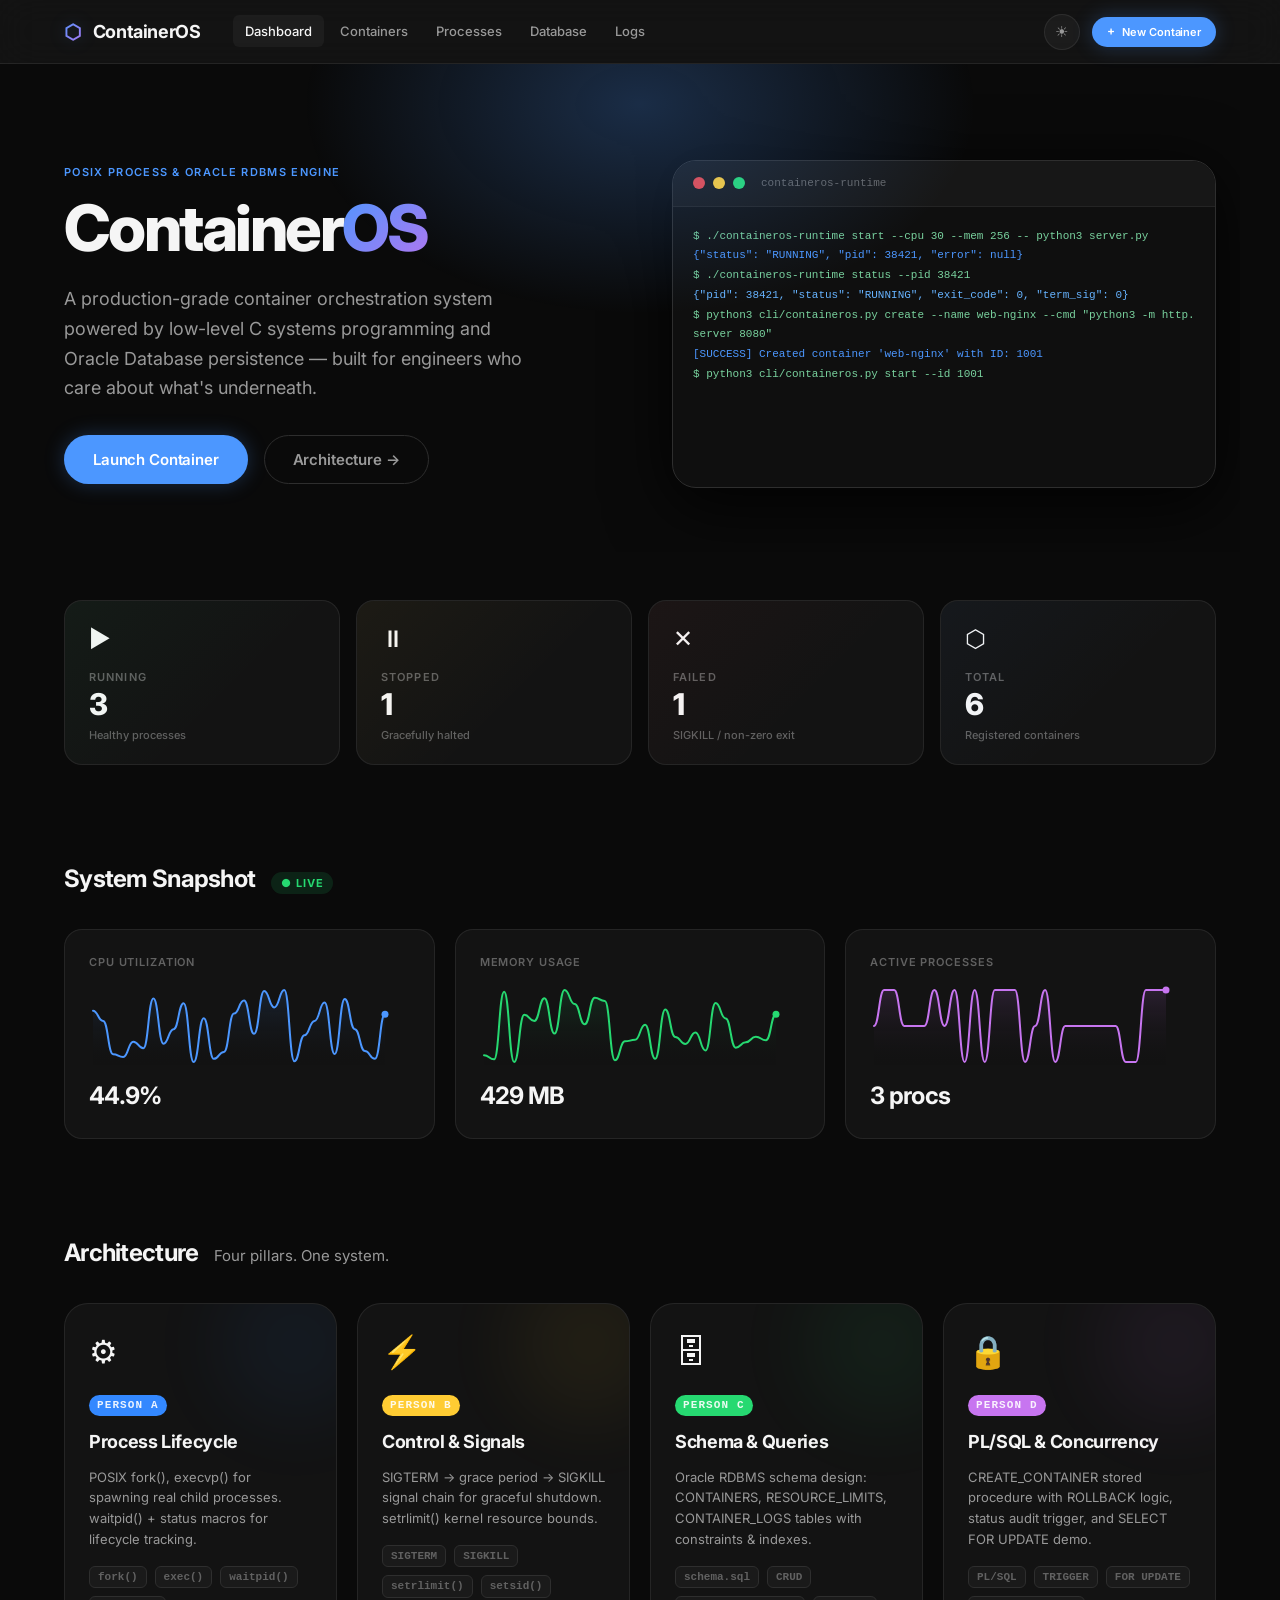
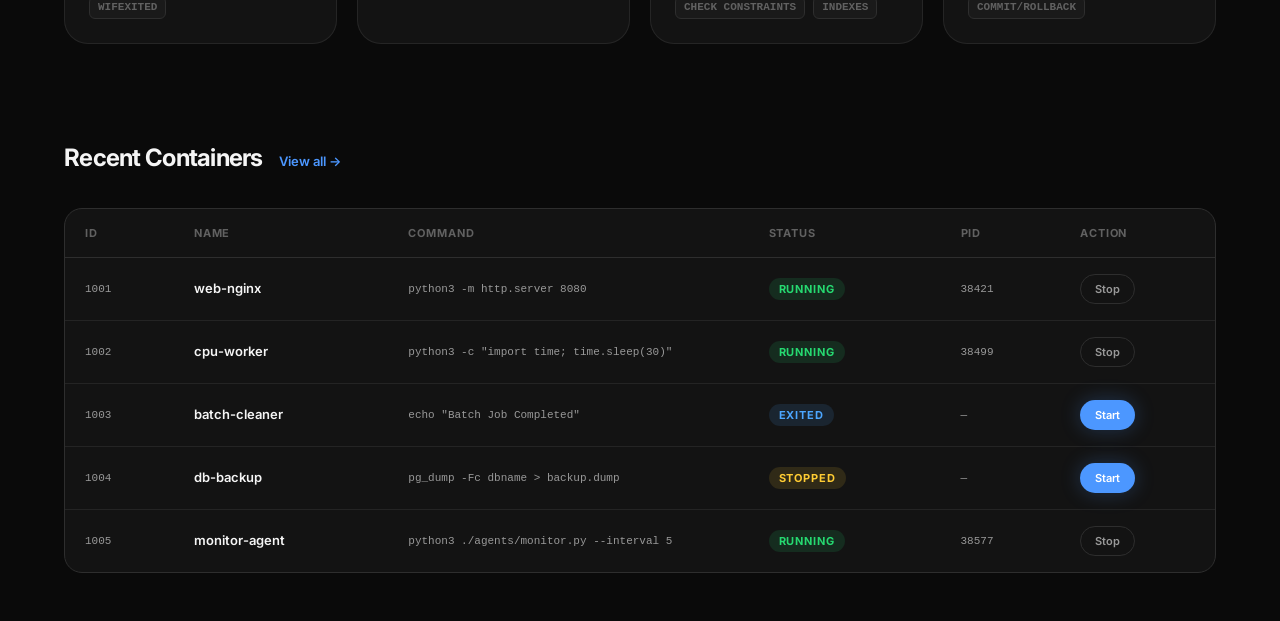
<file: gui/index.html>
<!DOCTYPE html>
<html lang="en">
<head>
  <meta charset="UTF-8" />
  <meta name="viewport" content="width=device-width, initial-scale=1.0" />
  <meta name="description" content="ContainerOS — A POSIX Process & Oracle RDBMS Management Dashboard" />
  <title>ContainerOS — Dashboard</title>
  <link rel="preconnect" href="https://fonts.googleapis.com" />
  <link rel="preconnect" href="https://fonts.gstatic.com" crossorigin />
  <link href="https://fonts.googleapis.com/css2?family=SF+Pro+Display:wght@300;400;500;600;700;800;900&family=Inter:wght@300;400;500;600;700;800;900&display=swap" rel="stylesheet" />
  <link rel="stylesheet" href="styles/reset.css" />
  <link rel="stylesheet" href="styles/tokens.css" />
  <link rel="stylesheet" href="styles/layout.css" />
  <link rel="stylesheet" href="styles/components.css" />
  <link rel="stylesheet" href="styles/animations.css" />
</head>
<body data-theme="dark">

  <!-- ── NAV BAR ── -->
  <nav class="navbar" id="navbar" role="navigation" aria-label="Main Navigation">
    <div class="navbar__inner">
      <a href="#" class="navbar__logo" id="nav-logo" aria-label="ContainerOS Home">
        <span class="logo-mark">⬡</span>
        <span class="logo-text">ContainerOS</span>
      </a>
      <ul class="navbar__links" role="list">
        <li><a href="#" class="nav-link active" data-view="dashboard" id="nav-dashboard">Dashboard</a></li>
        <li><a href="#" class="nav-link" data-view="containers" id="nav-containers">Containers</a></li>
        <li><a href="#" class="nav-link" data-view="processes" id="nav-processes">Processes</a></li>
        <li><a href="#" class="nav-link" data-view="database" id="nav-database">Database</a></li>
        <li><a href="#" class="nav-link" data-view="logs" id="nav-logs">Logs</a></li>
      </ul>
      <div class="navbar__actions">
        <button class="btn-icon" id="theme-toggle" aria-label="Toggle theme" title="Toggle theme">
          <span class="icon" id="theme-icon">☀</span>
        </button>
        <button class="btn btn--primary btn--sm" id="btn-new-container">
          <span class="btn__icon">+</span>
          <span>New Container</span>
        </button>
      </div>
      <button class="navbar__hamburger" id="hamburger" aria-label="Open menu" aria-expanded="false">
        <span></span><span></span><span></span>
      </button>
    </div>
  </nav>

  <!-- ── MAIN APP ── -->
  <main class="app-root" id="app-root" role="main">

    <!-- ── VIEW: DASHBOARD ── -->
    <section class="view active" data-view="dashboard" id="view-dashboard" aria-label="Dashboard">

      <!-- Hero -->
      <div class="hero">
        <div class="hero__glow" aria-hidden="true"></div>
        <div class="hero__content">
          <p class="hero__eyebrow">POSIX Process & Oracle RDBMS Engine</p>
          <h1 class="hero__title">
            Container<span class="hero__title--accent">OS</span>
          </h1>
          <p class="hero__subtitle">
            A production-grade container orchestration system powered by low-level C systems programming and Oracle Database persistence — built for engineers who care about what's underneath.
          </p>
          <div class="hero__actions">
            <button class="btn btn--primary btn--lg" id="hero-launch-btn">Launch Container</button>
            <button class="btn btn--ghost btn--lg" id="hero-docs-btn">Architecture →</button>
          </div>
        </div>
        <div class="hero__visual" aria-hidden="true">
          <div class="terminal" id="hero-terminal">
            <div class="terminal__bar">
              <span class="terminal__dot terminal__dot--red"></span>
              <span class="terminal__dot terminal__dot--yellow"></span>
              <span class="terminal__dot terminal__dot--green"></span>
              <span class="terminal__title">containeros-runtime</span>
            </div>
            <div class="terminal__body" id="terminal-body"></div>
          </div>
        </div>
      </div>

      <!-- Metric Cards -->
      <section class="section" aria-labelledby="metrics-title">
        <h2 class="sr-only" id="metrics-title">System Metrics</h2>
        <div class="metric-grid" id="metric-grid" role="list"></div>
      </section>

      <!-- System Snapshot -->
      <section class="section" aria-labelledby="snapshot-title">
        <div class="section__header">
          <h2 class="section__title" id="snapshot-title">System Snapshot</h2>
          <span class="badge badge--live" aria-label="Live data">● LIVE</span>
        </div>
        <div class="snapshot-grid">
          <div class="card glass" id="cpu-chart-card" aria-label="CPU Utilization Chart">
            <p class="card__label">CPU Utilization</p>
            <div class="sparkline-container" aria-hidden="true">
              <canvas id="cpu-canvas" width="300" height="80"></canvas>
            </div>
            <p class="card__value" id="cpu-value">--</p>
          </div>
          <div class="card glass" id="mem-chart-card" aria-label="Memory Usage Chart">
            <p class="card__label">Memory Usage</p>
            <div class="sparkline-container" aria-hidden="true">
              <canvas id="mem-canvas" width="300" height="80"></canvas>
            </div>
            <p class="card__value" id="mem-value">--</p>
          </div>
          <div class="card glass" id="proc-chart-card" aria-label="Active Processes Chart">
            <p class="card__label">Active Processes</p>
            <div class="sparkline-container" aria-hidden="true">
              <canvas id="proc-canvas" width="300" height="80"></canvas>
            </div>
            <p class="card__value" id="proc-value">--</p>
          </div>
        </div>
      </section>

      <!-- Architecture Pillars -->
      <section class="section" aria-labelledby="arch-title">
        <div class="section__header">
          <h2 class="section__title" id="arch-title">Architecture</h2>
          <p class="section__sub">Four pillars. One system.</p>
        </div>
        <div class="pillar-grid" id="pillar-grid" role="list"></div>
      </section>

      <!-- Recent containers -->
      <section class="section" aria-labelledby="recent-title">
        <div class="section__header">
          <h2 class="section__title" id="recent-title">Recent Containers</h2>
          <a href="#" class="link" data-view="containers" id="view-all-containers">View all →</a>
        </div>
        <div class="table-wrapper" role="region" aria-label="Recent containers table">
          <table class="data-table" id="recent-table" aria-label="Recent containers">
            <thead>
              <tr>
                <th scope="col">ID</th>
                <th scope="col">Name</th>
                <th scope="col">Command</th>
                <th scope="col">Status</th>
                <th scope="col">PID</th>
                <th scope="col">Action</th>
              </tr>
            </thead>
            <tbody id="recent-table-body"></tbody>
          </table>
        </div>
      </section>
    </section>

    <!-- ── VIEW: CONTAINERS ── -->
    <section class="view" data-view="containers" id="view-containers" aria-label="Containers">
      <div class="page-header">
        <div>
          <h1 class="page-title">Containers</h1>
          <p class="page-sub">Manage POSIX process containers</p>
        </div>
        <div class="page-header__actions">
          <div class="search-box">
            <span class="search-box__icon" aria-hidden="true">⌕</span>
            <input type="search" class="search-box__input" id="container-search" placeholder="Filter containers…" aria-label="Search containers" />
          </div>
          <div class="filter-tabs" role="tablist" aria-label="Container status filter">
            <button class="filter-tab active" role="tab" aria-selected="true" data-filter="all" id="filter-all">All</button>
            <button class="filter-tab" role="tab" aria-selected="false" data-filter="RUNNING" id="filter-running">Running</button>
            <button class="filter-tab" role="tab" aria-selected="false" data-filter="STOPPED" id="filter-stopped">Stopped</button>
            <button class="filter-tab" role="tab" aria-selected="false" data-filter="EXITED" id="filter-exited">Exited</button>
            <button class="filter-tab" role="tab" aria-selected="false" data-filter="FAILED" id="filter-failed">Failed</button>
          </div>
        </div>
      </div>
      <div class="container-grid" id="container-grid" role="list" aria-label="Container list"></div>
    </section>

    <!-- ── VIEW: PROCESSES ── -->
    <section class="view" data-view="processes" id="view-processes" aria-label="Processes">
      <div class="page-header">
        <div>
          <h1 class="page-title">Processes</h1>
          <p class="page-sub">Real-time POSIX process tree</p>
        </div>
        <div class="page-header__actions">
          <button class="btn btn--secondary btn--sm" id="refresh-proc">↻ Refresh</button>
          <button class="btn btn--primary btn--sm" id="btn-spawn">Spawn Process</button>
        </div>
      </div>
      <div class="process-layout">
        <div class="process-tree-panel">
          <h2 class="panel-title">Process Tree</h2>
          <div class="process-tree" id="process-tree" role="tree" aria-label="Process tree"></div>
        </div>
        <div class="process-detail-panel" id="process-detail-panel">
          <h2 class="panel-title">Process Detail</h2>
          <div id="process-detail-content">
            <div class="empty-state">
              <p class="empty-state__icon" aria-hidden="true">⬡</p>
              <p class="empty-state__text">Select a process to inspect it</p>
            </div>
          </div>
        </div>
      </div>
    </section>

    <!-- ── VIEW: DATABASE ── -->
    <section class="view" data-view="database" id="view-database" aria-label="Database">
      <div class="page-header">
        <div>
          <h1 class="page-title">Database</h1>
          <p class="page-sub">Oracle Schema, PL/SQL & Concurrency Engine</p>
        </div>
      </div>
      <div class="db-tabs" role="tablist" aria-label="Database views">
        <button class="db-tab active" role="tab" aria-selected="true" data-dbtab="schema" id="db-tab-schema">Schema</button>
        <button class="db-tab" role="tab" aria-selected="false" data-dbtab="procedures" id="db-tab-procedures">PL/SQL Procedures</button>
        <button class="db-tab" role="tab" aria-selected="false" data-dbtab="concurrency" id="db-tab-concurrency">Concurrency Demo</button>
        <button class="db-tab" role="tab" aria-selected="false" data-dbtab="triggers" id="db-tab-triggers">Triggers</button>
      </div>
      <div id="db-content-panel"></div>
    </section>

    <!-- ── VIEW: LOGS ── -->
    <section class="view" data-view="logs" id="view-logs" aria-label="Logs">
      <div class="page-header">
        <div>
          <h1 class="page-title">Audit Logs</h1>
          <p class="page-sub">Container lifecycle events &amp; Oracle trigger records</p>
        </div>
        <div class="page-header__actions">
          <select class="select-input" id="log-filter-container" aria-label="Filter logs by container">
            <option value="all">All Containers</option>
          </select>
          <button class="btn btn--ghost btn--sm" id="clear-logs">Clear</button>
        </div>
      </div>
      <div class="log-stream" id="log-stream" role="log" aria-live="polite" aria-label="Log stream"></div>
    </section>

  </main>

  <!-- ── MODAL: CREATE CONTAINER ── -->
  <div class="modal-overlay" id="modal-overlay" role="dialog" aria-modal="true" aria-labelledby="modal-title" hidden>
    <div class="modal glass" id="modal">
      <div class="modal__header">
        <h2 class="modal__title" id="modal-title">Launch Container</h2>
        <button class="btn-icon modal__close" id="modal-close" aria-label="Close modal">✕</button>
      </div>
      <form class="modal__body" id="create-container-form" novalidate>
        <div class="form-group">
          <label class="form-label" for="input-name">Container Name <span aria-hidden="true" class="required">*</span></label>
          <input class="form-input" type="text" id="input-name" name="name" placeholder="e.g. web-server-01" required autocomplete="off" aria-required="true" />
          <span class="form-error" id="error-name" role="alert" aria-live="polite"></span>
        </div>
        <div class="form-group">
          <label class="form-label" for="input-cmd">Command <span aria-hidden="true" class="required">*</span></label>
          <input class="form-input" type="text" id="input-cmd" name="cmd" placeholder="e.g. python3 -m http.server 8080" required autocomplete="off" aria-required="true" />
          <span class="form-error" id="error-cmd" role="alert" aria-live="polite"></span>
        </div>
        <div class="form-row">
          <div class="form-group">
            <label class="form-label" for="input-cpu">CPU Limit (sec)</label>
            <input class="form-input" type="number" id="input-cpu" name="cpu" placeholder="0 = unlimited" min="0" value="0" />
          </div>
          <div class="form-group">
            <label class="form-label" for="input-mem">Memory Limit (MB)</label>
            <input class="form-input" type="number" id="input-mem" name="mem" placeholder="0 = unlimited" min="0" value="0" />
          </div>
        </div>
        <div class="modal__footer">
          <button type="button" class="btn btn--ghost" id="modal-cancel">Cancel</button>
          <button type="submit" class="btn btn--primary" id="modal-submit">
            <span class="btn__spinner" hidden aria-hidden="true">◌</span>
            <span class="btn__label">Launch</span>
          </button>
        </div>
      </form>
    </div>
  </div>

  <!-- ── TOAST NOTIFICATIONS ── -->
  <div class="toast-container" id="toast-container" role="status" aria-live="polite" aria-label="Notifications"></div>

  <script type="module" src="js/app.js"></script>
</body>
</html>
</file>
<file: gui/styles/tokens.css>
/* ══════════════════════════════════════════
   tokens.css — Design token system
   Single source of truth for all design values.
   Follows Open-Closed Principle: extend via themes,
   never modify base tokens directly.
══════════════════════════════════════════ */

:root {
  /* ── Palette ── */
  --hue-brand: 215;

  /* ── Dark Theme (default) ── */
  --color-bg:            hsl(0 0% 4%);
  --color-bg-1:          hsl(0 0% 7%);
  --color-bg-2:          hsl(0 0% 10%);
  --color-bg-elevated:   hsl(0 0% 13%);
  --color-border:        hsl(0 0% 18%);
  --color-border-subtle: hsl(0 0% 14%);

  --color-text:          hsl(0 0% 96%);
  --color-text-sub:      hsl(0 0% 60%);
  --color-text-muted:    hsl(0 0% 38%);

  --color-accent:        hsl(var(--hue-brand) 100% 65%);
  --color-accent-glow:   hsl(var(--hue-brand) 100% 65% / 0.25);
  --color-accent-dark:   hsl(var(--hue-brand) 100% 55%);

  --color-green:         hsl(145 70% 50%);
  --color-green-bg:      hsl(145 70% 50% / 0.12);
  --color-yellow:        hsl(45 100% 60%);
  --color-yellow-bg:     hsl(45 100% 60% / 0.12);
  --color-red:           hsl(0 80% 60%);
  --color-red-bg:        hsl(0 80% 60% / 0.12);
  --color-blue:          hsl(210 100% 65%);
  --color-blue-bg:       hsl(210 100% 65% / 0.12);
  --color-purple:        hsl(270 80% 70%);
  --color-purple-bg:     hsl(270 80% 70% / 0.12);

  /* ── Glass System ── */
  --glass-bg:            hsl(0 0% 100% / 0.04);
  --glass-bg-hover:      hsl(0 0% 100% / 0.07);
  --glass-border:        hsl(0 0% 100% / 0.08);
  --glass-blur:          20px;

  /* ── Typography ── */
  --font-sans:    'Inter', -apple-system, BlinkMacSystemFont, 'Segoe UI', sans-serif;
  --font-display: 'Inter', -apple-system, BlinkMacSystemFont, sans-serif;
  --font-mono:    'SF Mono', 'Fira Code', 'Cascadia Code', Consolas, monospace;

  --text-xs:    0.6875rem;   /* 11px */
  --text-sm:    0.8125rem;   /* 13px */
  --text-base:  0.9375rem;   /* 15px */
  --text-md:    1rem;        /* 16px */
  --text-lg:    1.125rem;    /* 18px */
  --text-xl:    1.25rem;     /* 20px */
  --text-2xl:   1.5rem;      /* 24px */
  --text-3xl:   1.875rem;    /* 30px */
  --text-4xl:   2.25rem;     /* 36px */
  --text-5xl:   3rem;        /* 48px */
  --text-hero:  4rem;        /* 64px */

  /* ── Spacing Scale (8pt grid) ── */
  --sp-1:  0.25rem;
  --sp-2:  0.5rem;
  --sp-3:  0.75rem;
  --sp-4:  1rem;
  --sp-5:  1.25rem;
  --sp-6:  1.5rem;
  --sp-8:  2rem;
  --sp-10: 2.5rem;
  --sp-12: 3rem;
  --sp-16: 4rem;
  --sp-20: 5rem;
  --sp-24: 6rem;

  /* ── Radius ── */
  --radius-sm:   6px;
  --radius-md:   12px;
  --radius-lg:   18px;
  --radius-xl:   24px;
  --radius-2xl:  32px;
  --radius-full: 9999px;

  /* ── Shadows ── */
  --shadow-sm:  0 1px 3px hsl(0 0% 0% / 0.5);
  --shadow-md:  0 4px 16px hsl(0 0% 0% / 0.4);
  --shadow-lg:  0 12px 40px hsl(0 0% 0% / 0.5);
  --shadow-xl:  0 24px 64px hsl(0 0% 0% / 0.6);
  --shadow-accent: 0 0 40px var(--color-accent-glow);

  /* ── Transitions ── */
  --ease-out:    cubic-bezier(0.22, 1, 0.36, 1);
  --ease-spring: cubic-bezier(0.34, 1.56, 0.64, 1);
  --dur-fast:    120ms;
  --dur-base:    240ms;
  --dur-slow:    400ms;
  --dur-xslow:   600ms;

  /* ── Z-Index Scale ── */
  --z-below:    -1;
  --z-base:      0;
  --z-raised:   10;
  --z-dropdown: 100;
  --z-overlay:  200;
  --z-modal:    300;
  --z-toast:    400;
  --z-nav:      500;
}

/* ── Light Theme Override ── */
[data-theme="light"] {
  --color-bg:            hsl(0 0% 98%);
  --color-bg-1:          hsl(0 0% 95%);
  --color-bg-2:          hsl(0 0% 91%);
  --color-bg-elevated:   hsl(0 0% 100%);
  --color-border:        hsl(0 0% 84%);
  --color-border-subtle: hsl(0 0% 88%);

  --color-text:          hsl(0 0% 8%);
  --color-text-sub:      hsl(0 0% 40%);
  --color-text-muted:    hsl(0 0% 60%);

  --color-accent:        hsl(var(--hue-brand) 100% 48%);
  --color-accent-glow:   hsl(var(--hue-brand) 100% 48% / 0.2);
  --color-accent-dark:   hsl(var(--hue-brand) 100% 40%);

  --glass-bg:            hsl(0 0% 100% / 0.7);
  --glass-bg-hover:      hsl(0 0% 100% / 0.9);
  --glass-border:        hsl(0 0% 0% / 0.08);

  --shadow-sm:  0 1px 3px hsl(0 0% 0% / 0.1);
  --shadow-md:  0 4px 16px hsl(0 0% 0% / 0.1);
  --shadow-lg:  0 12px 40px hsl(0 0% 0% / 0.12);
  --shadow-xl:  0 24px 64px hsl(0 0% 0% / 0.15);
}
</file>
<file: gui/styles/layout.css>
/* ══════════════════════════════════════════
   layout.css — Structural layout & body
══════════════════════════════════════════ */

body {
  font-family: var(--font-sans);
  background-color: var(--color-bg);
  color: var(--color-text);
  font-size: var(--text-base);
  transition: background-color var(--dur-slow) var(--ease-out),
              color var(--dur-slow) var(--ease-out);
}

/* ── App Root ── */
.app-root {
  padding-top: 64px; /* navbar height */
  min-height: 100vh;
}

/* ── Views (SPA routing) ── */
.view {
  display: none;
  animation: view-in var(--dur-xslow) var(--ease-out) both;
}
.view.active { display: block; }

/* ── Section ── */
.section {
  max-width: 1200px;
  margin-inline: auto;
  padding: var(--sp-12) var(--sp-6);
}

.section__header {
  display: flex;
  align-items: baseline;
  gap: var(--sp-4);
  margin-bottom: var(--sp-8);
}

.section__title {
  font-size: var(--text-2xl);
  font-weight: 700;
  letter-spacing: -0.03em;
  color: var(--color-text);
}

.section__sub {
  font-size: var(--text-base);
  color: var(--color-text-sub);
}

/* ── Navbar ── */
.navbar {
  position: fixed;
  top: 0;
  left: 0;
  right: 0;
  z-index: var(--z-nav);
  height: 64px;
  backdrop-filter: blur(var(--glass-blur)) saturate(180%);
  -webkit-backdrop-filter: blur(var(--glass-blur)) saturate(180%);
  background: var(--glass-bg);
  border-bottom: 1px solid var(--glass-border);
  transition: background var(--dur-base) var(--ease-out),
              border-color var(--dur-base) var(--ease-out);
}

.navbar--scrolled {
  background: var(--glass-bg-hover);
  box-shadow: var(--shadow-md);
}

.navbar__inner {
  max-width: 1200px;
  margin-inline: auto;
  padding-inline: var(--sp-6);
  height: 100%;
  display: flex;
  align-items: center;
  gap: var(--sp-8);
}

.navbar__logo {
  display: flex;
  align-items: center;
  gap: var(--sp-3);
  font-size: var(--text-lg);
  font-weight: 700;
  letter-spacing: -0.02em;
  color: var(--color-text);
  flex-shrink: 0;
}

.logo-mark {
  font-size: var(--text-xl);
  background: linear-gradient(135deg, var(--color-accent), var(--color-purple));
  -webkit-background-clip: text;
  -webkit-text-fill-color: transparent;
  background-clip: text;
  filter: drop-shadow(0 0 8px var(--color-accent-glow));
}

.navbar__links {
  display: flex;
  align-items: center;
  gap: var(--sp-1);
  flex: 1;
}

.nav-link {
  font-size: var(--text-sm);
  font-weight: 500;
  color: var(--color-text-sub);
  padding: var(--sp-2) var(--sp-3);
  border-radius: var(--radius-sm);
  transition: color var(--dur-fast) var(--ease-out),
              background var(--dur-fast) var(--ease-out);
}

.nav-link:hover {
  color: var(--color-text);
  background: var(--glass-bg);
}

.nav-link.active {
  color: var(--color-text);
  background: var(--glass-bg);
}

.navbar__actions {
  display: flex;
  align-items: center;
  gap: var(--sp-3);
  flex-shrink: 0;
}

.navbar__hamburger {
  display: none;
  flex-direction: column;
  gap: 5px;
  padding: var(--sp-2);
  border-radius: var(--radius-sm);
}

.navbar__hamburger span {
  display: block;
  width: 20px;
  height: 1.5px;
  background: var(--color-text);
  border-radius: 2px;
  transition: transform var(--dur-base) var(--ease-out),
              opacity var(--dur-base) var(--ease-out);
}

/* ── Hero ── */
.hero {
  position: relative;
  max-width: 1200px;
  margin-inline: auto;
  padding: var(--sp-24) var(--sp-6) var(--sp-16);
  display: grid;
  grid-template-columns: 1fr 1fr;
  align-items: center;
  gap: var(--sp-16);
  overflow: hidden;
}

.hero__glow {
  position: absolute;
  top: -200px;
  left: 50%;
  transform: translateX(-50%);
  width: 800px;
  height: 600px;
  background: radial-gradient(
    ellipse 60% 50% at 50% 40%,
    var(--color-accent-glow),
    transparent 70%
  );
  pointer-events: none;
}

.hero__eyebrow {
  font-size: var(--text-xs);
  font-weight: 600;
  letter-spacing: 0.12em;
  text-transform: uppercase;
  color: var(--color-accent);
  margin-bottom: var(--sp-4);
}

.hero__title {
  font-size: clamp(var(--text-4xl), 6vw, var(--text-hero));
  font-weight: 800;
  letter-spacing: -0.04em;
  line-height: 1;
  color: var(--color-text);
  margin-bottom: var(--sp-6);
}

.hero__title--accent {
  background: linear-gradient(135deg, var(--color-accent), var(--color-purple));
  -webkit-background-clip: text;
  -webkit-text-fill-color: transparent;
  background-clip: text;
}

.hero__subtitle {
  font-size: var(--text-lg);
  color: var(--color-text-sub);
  line-height: 1.65;
  max-width: 480px;
  margin-bottom: var(--sp-8);
}

.hero__actions {
  display: flex;
  gap: var(--sp-4);
  flex-wrap: wrap;
}

/* ── Page Header ── */
.page-header {
  max-width: 1200px;
  margin-inline: auto;
  padding: var(--sp-12) var(--sp-6) var(--sp-6);
  display: flex;
  align-items: flex-start;
  justify-content: space-between;
  gap: var(--sp-6);
  flex-wrap: wrap;
}

.page-title {
  font-size: var(--text-4xl);
  font-weight: 800;
  letter-spacing: -0.03em;
}

.page-sub {
  font-size: var(--text-base);
  color: var(--color-text-sub);
  margin-top: var(--sp-1);
}

.page-header__actions {
  display: flex;
  align-items: center;
  gap: var(--sp-3);
  flex-wrap: wrap;
}

/* ── Grid layouts ── */
.metric-grid {
  display: grid;
  grid-template-columns: repeat(4, 1fr);
  gap: var(--sp-4);
}

.snapshot-grid {
  display: grid;
  grid-template-columns: repeat(3, 1fr);
  gap: var(--sp-5);
}

.pillar-grid {
  display: grid;
  grid-template-columns: repeat(4, 1fr);
  gap: var(--sp-5);
}

.container-grid {
  max-width: 1200px;
  margin-inline: auto;
  padding: 0 var(--sp-6) var(--sp-12);
  display: grid;
  grid-template-columns: repeat(auto-fill, minmax(340px, 1fr));
  gap: var(--sp-5);
}

/* ── Process View Layout ── */
.process-layout {
  max-width: 1200px;
  margin-inline: auto;
  padding: 0 var(--sp-6) var(--sp-12);
  display: grid;
  grid-template-columns: 340px 1fr;
  gap: var(--sp-6);
  align-items: start;
}

/* ── DB View ── */
.db-tabs {
  display: flex;
  gap: var(--sp-1);
  padding: 0 var(--sp-6);
  max-width: 1200px;
  margin-inline: auto;
  border-bottom: 1px solid var(--color-border);
  margin-bottom: var(--sp-6);
}

#db-content-panel {
  max-width: 1200px;
  margin-inline: auto;
  padding: 0 var(--sp-6) var(--sp-12);
}

/* ── Log View ── */
.log-stream {
  max-width: 1200px;
  margin-inline: auto;
  padding: 0 var(--sp-6) var(--sp-12);
}

/* ── Responsive ── */
@media (max-width: 1024px) {
  .metric-grid { grid-template-columns: repeat(2, 1fr); }
  .snapshot-grid { grid-template-columns: 1fr; }
  .pillar-grid { grid-template-columns: repeat(2, 1fr); }
}

@media (max-width: 768px) {
  .hero {
    grid-template-columns: 1fr;
    padding-top: var(--sp-16);
  }
  .hero__visual { display: none; }
  .navbar__links { display: none; }
  .navbar__hamburger { display: flex; }
  .process-layout { grid-template-columns: 1fr; }
  .metric-grid { grid-template-columns: 1fr 1fr; }
  .page-header { flex-direction: column; }
}

@media (max-width: 480px) {
  .metric-grid { grid-template-columns: 1fr; }
  .pillar-grid { grid-template-columns: 1fr; }
}
</file>
<file: gui/styles/components.css>
/* ══════════════════════════════════════════
   components.css — All reusable UI components
   Each component is self-contained (SRP).
   No component depends on another directly.
══════════════════════════════════════════ */

/* ── BUTTONS ── */
.btn {
  display: inline-flex;
  align-items: center;
  justify-content: center;
  gap: var(--sp-2);
  font-family: var(--font-sans);
  font-size: var(--text-sm);
  font-weight: 600;
  letter-spacing: -0.01em;
  border-radius: var(--radius-full);
  padding: 10px 20px;
  border: 1px solid transparent;
  cursor: pointer;
  transition: all var(--dur-fast) var(--ease-out);
  white-space: nowrap;
  position: relative;
  overflow: hidden;
  user-select: none;
}

.btn::after {
  content: '';
  position: absolute;
  inset: 0;
  background: hsl(0 0% 100% / 0);
  transition: background var(--dur-fast) var(--ease-out);
}

.btn:hover::after { background: hsl(0 0% 100% / 0.06); }
.btn:active::after { background: hsl(0 0% 0% / 0.1); }

.btn--primary {
  background: var(--color-accent);
  color: hsl(0 0% 100%);
  box-shadow: 0 0 20px var(--color-accent-glow);
}

.btn--primary:hover {
  background: var(--color-accent-dark);
  box-shadow: 0 0 30px var(--color-accent-glow);
  transform: translateY(-1px);
}

.btn--secondary {
  background: var(--color-bg-elevated);
  border-color: var(--color-border);
  color: var(--color-text);
}

.btn--ghost {
  background: transparent;
  border-color: var(--color-border);
  color: var(--color-text-sub);
}

.btn--ghost:hover { color: var(--color-text); border-color: var(--color-text-muted); }

.btn--danger {
  background: var(--color-red);
  color: white;
}

.btn--sm { padding: 7px 14px; font-size: var(--text-xs); }
.btn--lg { padding: 14px 28px; font-size: var(--text-base); }

.btn__icon { font-size: 1.1em; line-height: 1; }

.btn__spinner {
  display: inline-block;
  animation: spin 0.8s linear infinite;
}

.btn-icon {
  display: flex;
  align-items: center;
  justify-content: center;
  width: 36px;
  height: 36px;
  border-radius: var(--radius-full);
  background: var(--glass-bg);
  border: 1px solid var(--glass-border);
  color: var(--color-text-sub);
  font-size: var(--text-base);
  transition: all var(--dur-fast) var(--ease-out);
}

.btn-icon:hover {
  background: var(--glass-bg-hover);
  color: var(--color-text);
  transform: scale(1.05);
}

/* ── BADGE ── */
.badge {
  display: inline-flex;
  align-items: center;
  gap: var(--sp-1);
  padding: 3px 10px;
  border-radius: var(--radius-full);
  font-size: var(--text-xs);
  font-weight: 700;
  letter-spacing: 0.08em;
  text-transform: uppercase;
}

.badge--live {
  background: var(--color-green-bg);
  color: var(--color-green);
  animation: pulse-opacity 2s ease-in-out infinite;
}

.badge--status-RUNNING  { background: var(--color-green-bg);  color: var(--color-green); }
.badge--status-STOPPED  { background: var(--color-yellow-bg); color: var(--color-yellow); }
.badge--status-EXITED   { background: var(--color-blue-bg);   color: var(--color-blue); }
.badge--status-FAILED   { background: var(--color-red-bg);    color: var(--color-red); }
.badge--status-PENDING  { background: var(--color-purple-bg); color: var(--color-purple); }

/* ── CARD / GLASS ── */
.card {
  background: var(--color-bg-elevated);
  border: 1px solid var(--color-border);
  border-radius: var(--radius-lg);
  padding: var(--sp-6);
  transition: transform var(--dur-base) var(--ease-spring),
              box-shadow var(--dur-base) var(--ease-out),
              border-color var(--dur-base) var(--ease-out);
}

.card:hover {
  transform: translateY(-3px);
  box-shadow: var(--shadow-lg);
  border-color: var(--color-border-subtle);
}

.glass {
  background: var(--glass-bg);
  border: 1px solid var(--glass-border);
  backdrop-filter: blur(var(--glass-blur));
  -webkit-backdrop-filter: blur(var(--glass-blur));
}

.glass:hover { background: var(--glass-bg-hover); }

.card__label {
  font-size: var(--text-xs);
  font-weight: 600;
  letter-spacing: 0.08em;
  text-transform: uppercase;
  color: var(--color-text-muted);
  margin-bottom: var(--sp-4);
}

.card__value {
  font-size: var(--text-2xl);
  font-weight: 700;
  letter-spacing: -0.03em;
  color: var(--color-text);
}

/* ── METRIC CARD ── */
.metric-card {
  background: var(--glass-bg);
  border: 1px solid var(--glass-border);
  border-radius: var(--radius-lg);
  padding: var(--sp-5) var(--sp-6);
  backdrop-filter: blur(var(--glass-blur));
  -webkit-backdrop-filter: blur(var(--glass-blur));
  transition: transform var(--dur-base) var(--ease-spring),
              box-shadow var(--dur-base) var(--ease-out);
  cursor: default;
  position: relative;
  overflow: hidden;
}

.metric-card::before {
  content: '';
  position: absolute;
  inset: 0;
  background: linear-gradient(135deg, var(--mc-color, var(--color-accent)) 0%, transparent 60%);
  opacity: 0.04;
  transition: opacity var(--dur-base) var(--ease-out);
}

.metric-card:hover {
  transform: translateY(-4px);
  box-shadow: var(--shadow-lg), 0 0 20px var(--mc-glow, var(--color-accent-glow));
}

.metric-card:hover::before { opacity: 0.08; }

.metric-card__icon {
  font-size: var(--text-2xl);
  margin-bottom: var(--sp-3);
  display: block;
}

.metric-card__label {
  font-size: var(--text-xs);
  font-weight: 600;
  letter-spacing: 0.1em;
  text-transform: uppercase;
  color: var(--color-text-muted);
  margin-bottom: var(--sp-1);
}

.metric-card__value {
  font-size: var(--text-3xl);
  font-weight: 800;
  letter-spacing: -0.04em;
  color: var(--color-text);
  line-height: 1;
  transition: color var(--dur-base) var(--ease-out);
}

.metric-card__delta {
  font-size: var(--text-xs);
  font-weight: 500;
  color: var(--color-text-muted);
  margin-top: var(--sp-2);
}

/* ── PILLAR CARD ── */
.pillar-card {
  background: var(--glass-bg);
  border: 1px solid var(--glass-border);
  border-radius: var(--radius-xl);
  padding: var(--sp-6);
  backdrop-filter: blur(var(--glass-blur));
  -webkit-backdrop-filter: blur(var(--glass-blur));
  transition: transform var(--dur-base) var(--ease-spring),
              box-shadow var(--dur-base) var(--ease-out),
              border-color var(--dur-base) var(--ease-out);
  position: relative;
  overflow: hidden;
}

.pillar-card:hover {
  transform: translateY(-6px);
  box-shadow: var(--shadow-xl);
  border-color: var(--color-border);
}

.pillar-card__glow {
  position: absolute;
  width: 160px;
  height: 160px;
  border-radius: 50%;
  background: var(--pc-color, var(--color-accent));
  opacity: 0.06;
  top: -40px;
  right: -40px;
  filter: blur(40px);
  pointer-events: none;
  transition: opacity var(--dur-base) var(--ease-out);
}

.pillar-card:hover .pillar-card__glow { opacity: 0.12; }

.pillar-card__icon {
  font-size: 2rem;
  margin-bottom: var(--sp-4);
  display: block;
}

.pillar-card__person {
  display: inline-block;
  font-size: var(--text-xs);
  font-weight: 700;
  letter-spacing: 0.1em;
  text-transform: uppercase;
  padding: 2px 8px;
  border-radius: var(--radius-full);
  margin-bottom: var(--sp-3);
  background: var(--pc-color, var(--color-accent));
  color: hsl(0 0% 100% / 0.9);
  font-family: var(--font-mono);
}

.pillar-card__title {
  font-size: var(--text-lg);
  font-weight: 700;
  letter-spacing: -0.02em;
  color: var(--color-text);
  margin-bottom: var(--sp-3);
}

.pillar-card__desc {
  font-size: var(--text-sm);
  color: var(--color-text-sub);
  line-height: 1.6;
}

.pillar-card__tags {
  display: flex;
  flex-wrap: wrap;
  gap: var(--sp-2);
  margin-top: var(--sp-4);
}

.pillar-card__tag {
  font-size: var(--text-xs);
  font-weight: 600;
  font-family: var(--font-mono);
  background: var(--color-bg-2);
  border: 1px solid var(--color-border);
  border-radius: var(--radius-sm);
  padding: 2px 8px;
  color: var(--color-text-muted);
}

/* ── CONTAINER CARD ── */
.container-card {
  background: var(--glass-bg);
  border: 1px solid var(--glass-border);
  border-radius: var(--radius-xl);
  padding: var(--sp-6);
  backdrop-filter: blur(var(--glass-blur));
  -webkit-backdrop-filter: blur(var(--glass-blur));
  transition: transform var(--dur-base) var(--ease-spring),
              box-shadow var(--dur-base) var(--ease-out),
              opacity var(--dur-base) var(--ease-out);
  position: relative;
}

.container-card:hover {
  transform: translateY(-4px);
  box-shadow: var(--shadow-lg);
}

.container-card.filtered-out {
  opacity: 0;
  pointer-events: none;
  transform: scale(0.95);
}

.container-card__header {
  display: flex;
  align-items: flex-start;
  justify-content: space-between;
  margin-bottom: var(--sp-4);
}

.container-card__name {
  font-size: var(--text-lg);
  font-weight: 700;
  letter-spacing: -0.02em;
  color: var(--color-text);
  margin-bottom: var(--sp-1);
}

.container-card__id {
  font-size: var(--text-xs);
  font-family: var(--font-mono);
  color: var(--color-text-muted);
}

.container-card__cmd {
  font-size: var(--text-sm);
  font-family: var(--font-mono);
  color: var(--color-text-sub);
  background: var(--color-bg-2);
  border: 1px solid var(--color-border);
  border-radius: var(--radius-sm);
  padding: var(--sp-2) var(--sp-3);
  margin-bottom: var(--sp-4);
  white-space: nowrap;
  overflow: hidden;
  text-overflow: ellipsis;
}

.container-card__meta {
  display: flex;
  gap: var(--sp-4);
  margin-bottom: var(--sp-5);
  font-size: var(--text-xs);
  color: var(--color-text-muted);
}

.container-card__meta-item {
  display: flex;
  align-items: center;
  gap: var(--sp-1);
}

.container-card__meta-item strong {
  color: var(--color-text-sub);
  font-weight: 600;
  font-family: var(--font-mono);
}

.container-card__actions {
  display: flex;
  gap: var(--sp-2);
}

/* ── TABLE ── */
.table-wrapper {
  overflow-x: auto;
  border: 1px solid var(--color-border);
  border-radius: var(--radius-lg);
  background: var(--glass-bg);
  backdrop-filter: blur(var(--glass-blur));
}

.data-table {
  font-size: var(--text-sm);
}

.data-table thead th {
  padding: var(--sp-4) var(--sp-5);
  text-align: left;
  font-size: var(--text-xs);
  font-weight: 700;
  letter-spacing: 0.08em;
  text-transform: uppercase;
  color: var(--color-text-muted);
  border-bottom: 1px solid var(--color-border);
  white-space: nowrap;
}

.data-table tbody tr {
  border-bottom: 1px solid var(--color-border-subtle);
  transition: background var(--dur-fast) var(--ease-out);
}

.data-table tbody tr:last-child { border-bottom: none; }

.data-table tbody tr:hover {
  background: var(--glass-bg-hover);
}

.data-table td {
  padding: var(--sp-4) var(--sp-5);
  color: var(--color-text-sub);
  vertical-align: middle;
}

.data-table td.td-name {
  font-weight: 600;
  color: var(--color-text);
}

.data-table td.td-mono {
  font-family: var(--font-mono);
  font-size: var(--text-xs);
}

/* ── TERMINAL ── */
.terminal {
  background: hsl(0 0% 6%);
  border: 1px solid hsl(0 0% 18%);
  border-radius: var(--radius-xl);
  box-shadow: var(--shadow-xl), 0 0 60px hsl(0 0% 0% / 0.4);
  overflow: hidden;
  font-family: var(--font-mono);
}

.terminal__bar {
  display: flex;
  align-items: center;
  gap: var(--sp-2);
  padding: 14px var(--sp-5);
  background: hsl(0 0% 9%);
  border-bottom: 1px solid hsl(0 0% 14%);
}

.terminal__dot {
  width: 12px;
  height: 12px;
  border-radius: 50%;
  flex-shrink: 0;
}

.terminal__dot--red    { background: hsl(0 80% 60%); }
.terminal__dot--yellow { background: hsl(45 100% 60%); }
.terminal__dot--green  { background: hsl(145 70% 50%); }

.terminal__title {
  font-size: var(--text-xs);
  color: hsl(0 0% 40%);
  margin-left: var(--sp-2);
}

.terminal__body {
  padding: var(--sp-5);
  height: 280px;
  overflow-y: auto;
  font-size: var(--text-xs);
  line-height: 1.8;
}

.terminal__line {
  color: hsl(145 50% 65%);
  white-space: pre-wrap;
  word-break: break-all;
}

.terminal__line--dim   { color: hsl(0 0% 38%); }
.terminal__line--error { color: hsl(0 80% 60%); }
.terminal__line--warn  { color: hsl(45 100% 60%); }
.terminal__line--info  { color: hsl(210 100% 70%); }
.terminal__line--accent { color: var(--color-accent); }

.terminal__cursor::after {
  content: '▋';
  animation: cursor-blink 1.1s step-end infinite;
  margin-left: 1px;
}

/* ── SPARKLINE / CHARTS ── */
.sparkline-container {
  margin-bottom: var(--sp-3);
  border-radius: var(--radius-sm);
  overflow: hidden;
}

/* ── FORM ELEMENTS ── */
.form-group {
  display: flex;
  flex-direction: column;
  gap: var(--sp-2);
}

.form-row {
  display: grid;
  grid-template-columns: 1fr 1fr;
  gap: var(--sp-4);
}

.form-label {
  font-size: var(--text-sm);
  font-weight: 600;
  color: var(--color-text-sub);
}

.required {
  color: var(--color-red);
  margin-left: 2px;
}

.form-input {
  background: var(--color-bg-2);
  border: 1px solid var(--color-border);
  border-radius: var(--radius-md);
  padding: 12px var(--sp-4);
  font-size: var(--text-base);
  color: var(--color-text);
  transition: border-color var(--dur-fast) var(--ease-out),
              box-shadow var(--dur-fast) var(--ease-out);
  width: 100%;
}

.form-input::placeholder { color: var(--color-text-muted); }

.form-input:focus {
  outline: none;
  border-color: var(--color-accent);
  box-shadow: 0 0 0 3px var(--color-accent-glow);
}

.form-input.error {
  border-color: var(--color-red);
  box-shadow: 0 0 0 3px var(--color-red-bg);
}

.form-error {
  font-size: var(--text-xs);
  color: var(--color-red);
  min-height: 16px;
}

.select-input {
  background: var(--color-bg-2);
  border: 1px solid var(--color-border);
  border-radius: var(--radius-md);
  padding: 8px 12px;
  font-size: var(--text-sm);
  color: var(--color-text);
  cursor: pointer;
}

/* ── MODAL ── */
.modal-overlay {
  position: fixed;
  inset: 0;
  background: hsl(0 0% 0% / 0.7);
  backdrop-filter: blur(4px);
  -webkit-backdrop-filter: blur(4px);
  z-index: var(--z-modal);
  display: flex;
  align-items: center;
  justify-content: center;
  padding: var(--sp-6);
  animation: fade-in var(--dur-base) var(--ease-out) both;
}

.modal-overlay[hidden] { display: none; }

.modal {
  background: var(--color-bg-elevated);
  border: 1px solid var(--color-border);
  border-radius: var(--radius-2xl);
  width: 100%;
  max-width: 520px;
  box-shadow: var(--shadow-xl);
  animation: modal-in var(--dur-slow) var(--ease-spring) both;
  overflow: hidden;
}

.modal__header {
  display: flex;
  align-items: center;
  justify-content: space-between;
  padding: var(--sp-6) var(--sp-8);
  border-bottom: 1px solid var(--color-border);
}

.modal__title {
  font-size: var(--text-xl);
  font-weight: 700;
  letter-spacing: -0.02em;
}

.modal__body {
  padding: var(--sp-8);
  display: flex;
  flex-direction: column;
  gap: var(--sp-5);
}

.modal__footer {
  display: flex;
  justify-content: flex-end;
  gap: var(--sp-3);
  padding-top: var(--sp-4);
  border-top: 1px solid var(--color-border-subtle);
  margin-top: var(--sp-2);
}

/* ── TOAST ── */
.toast-container {
  position: fixed;
  bottom: var(--sp-6);
  right: var(--sp-6);
  z-index: var(--z-toast);
  display: flex;
  flex-direction: column;
  gap: var(--sp-3);
  pointer-events: none;
}

.toast {
  display: flex;
  align-items: center;
  gap: var(--sp-3);
  padding: 14px 18px;
  border-radius: var(--radius-lg);
  background: var(--color-bg-elevated);
  border: 1px solid var(--color-border);
  box-shadow: var(--shadow-xl);
  font-size: var(--text-sm);
  font-weight: 500;
  pointer-events: all;
  max-width: 360px;
  animation: toast-in var(--dur-slow) var(--ease-spring) both;
  backdrop-filter: blur(var(--glass-blur));
}

.toast--success { border-color: var(--color-green); color: var(--color-green); }
.toast--error   { border-color: var(--color-red);   color: var(--color-red); }
.toast--info    { border-color: var(--color-accent); color: var(--color-accent); }
.toast--warn    { border-color: var(--color-yellow); color: var(--color-yellow); }

.toast__icon { font-size: var(--text-lg); flex-shrink: 0; }
.toast__msg  { color: var(--color-text); }

/* ── LOG ENTRIES ── */
.log-entry {
  display: grid;
  grid-template-columns: 140px 80px 80px 1fr;
  align-items: center;
  gap: var(--sp-4);
  padding: var(--sp-3) var(--sp-5);
  border-bottom: 1px solid var(--color-border-subtle);
  font-size: var(--text-sm);
  transition: background var(--dur-fast) var(--ease-out);
  animation: log-slide-in var(--dur-base) var(--ease-out) both;
}

.log-entry:hover { background: var(--glass-bg); }

.log-entry__time {
  font-family: var(--font-mono);
  font-size: var(--text-xs);
  color: var(--color-text-muted);
}

.log-entry__msg {
  color: var(--color-text-sub);
  white-space: nowrap;
  overflow: hidden;
  text-overflow: ellipsis;
}

/* ── SEARCH BOX ── */
.search-box {
  display: flex;
  align-items: center;
  gap: var(--sp-2);
  background: var(--color-bg-2);
  border: 1px solid var(--color-border);
  border-radius: var(--radius-full);
  padding: 8px 16px;
  transition: border-color var(--dur-fast) var(--ease-out),
              box-shadow var(--dur-fast) var(--ease-out);
}

.search-box:focus-within {
  border-color: var(--color-accent);
  box-shadow: 0 0 0 3px var(--color-accent-glow);
}

.search-box__icon { color: var(--color-text-muted); font-size: var(--text-lg); }

.search-box__input {
  background: transparent;
  border: none;
  font-size: var(--text-sm);
  color: var(--color-text);
  width: 200px;
}

.search-box__input:focus { outline: none; }

/* ── FILTER TABS ── */
.filter-tabs {
  display: flex;
  background: var(--color-bg-2);
  border: 1px solid var(--color-border);
  border-radius: var(--radius-full);
  padding: 3px;
  gap: 2px;
}

.filter-tab {
  padding: 6px 14px;
  border-radius: var(--radius-full);
  font-size: var(--text-xs);
  font-weight: 600;
  color: var(--color-text-muted);
  transition: all var(--dur-fast) var(--ease-out);
}

.filter-tab.active {
  background: var(--color-accent);
  color: white;
  box-shadow: var(--shadow-sm);
}

.filter-tab:hover:not(.active) { color: var(--color-text); }

/* ── DB TAB ── */
.db-tab {
  padding: var(--sp-3) var(--sp-5);
  font-size: var(--text-sm);
  font-weight: 600;
  color: var(--color-text-muted);
  border-bottom: 2px solid transparent;
  border-radius: 0;
  margin-bottom: -1px;
  transition: color var(--dur-fast) var(--ease-out),
              border-color var(--dur-fast) var(--ease-out);
}

.db-tab.active {
  color: var(--color-accent);
  border-color: var(--color-accent);
}

.db-tab:hover:not(.active) { color: var(--color-text); }

/* ── CODE BLOCK ── */
.code-block {
  background: hsl(0 0% 5%);
  border: 1px solid var(--color-border);
  border-radius: var(--radius-lg);
  overflow: hidden;
}

.code-block__header {
  display: flex;
  align-items: center;
  justify-content: space-between;
  padding: var(--sp-3) var(--sp-5);
  background: hsl(0 0% 8%);
  border-bottom: 1px solid var(--color-border);
}

.code-block__lang {
  font-size: var(--text-xs);
  font-weight: 700;
  font-family: var(--font-mono);
  text-transform: uppercase;
  color: var(--color-accent);
  letter-spacing: 0.1em;
}

.code-block__copy {
  font-size: var(--text-xs);
  color: var(--color-text-muted);
  padding: 3px 10px;
  border-radius: var(--radius-sm);
  border: 1px solid var(--color-border);
  transition: all var(--dur-fast) var(--ease-out);
}

.code-block__copy:hover {
  color: var(--color-text);
  border-color: var(--color-text-muted);
}

.code-block pre {
  padding: var(--sp-6);
  overflow-x: auto;
  font-family: var(--font-mono);
  font-size: var(--text-xs);
  line-height: 1.8;
  color: hsl(0 0% 78%);
  tab-size: 2;
}

/* SQL Syntax Highlighting */
.sql-keyword { color: hsl(var(--hue-brand) 100% 72%); font-weight: 600; }
.sql-type    { color: hsl(30 100% 70%); }
.sql-string  { color: hsl(100 60% 65%); }
.sql-comment { color: hsl(0 0% 40%); font-style: italic; }
.sql-fn      { color: hsl(280 80% 75%); }
.sql-num     { color: hsl(15 100% 70%); }

/* ── PROCESS TREE ── */
.process-tree-panel,
.process-detail-panel {
  background: var(--glass-bg);
  border: 1px solid var(--glass-border);
  border-radius: var(--radius-xl);
  padding: var(--sp-5);
  backdrop-filter: blur(var(--glass-blur));
}

.panel-title {
  font-size: var(--text-base);
  font-weight: 700;
  color: var(--color-text-sub);
  letter-spacing: 0.04em;
  text-transform: uppercase;
  font-size: var(--text-xs);
  margin-bottom: var(--sp-4);
  padding-bottom: var(--sp-4);
  border-bottom: 1px solid var(--color-border);
}

.process-node {
  display: flex;
  align-items: center;
  gap: var(--sp-3);
  padding: var(--sp-3) var(--sp-4);
  border-radius: var(--radius-md);
  cursor: pointer;
  transition: background var(--dur-fast) var(--ease-out);
  position: relative;
}

.process-node:hover { background: var(--glass-bg-hover); }

.process-node.selected {
  background: var(--color-accent-glow);
  border: 1px solid var(--color-accent);
}

.process-node__dot {
  width: 8px;
  height: 8px;
  border-radius: 50%;
  flex-shrink: 0;
}

.process-node__dot--green  { background: var(--color-green); box-shadow: 0 0 6px var(--color-green); }
.process-node__dot--yellow { background: var(--color-yellow); box-shadow: 0 0 6px var(--color-yellow); }
.process-node__dot--red    { background: var(--color-red); box-shadow: 0 0 6px var(--color-red); }
.process-node__dot--gray   { background: var(--color-text-muted); }

.process-node__name {
  font-size: var(--text-sm);
  font-weight: 600;
  color: var(--color-text);
  flex: 1;
}

.process-node__pid {
  font-size: var(--text-xs);
  font-family: var(--font-mono);
  color: var(--color-text-muted);
}

/* ── DETAIL PANEL ITEMS ── */
.detail-row {
  display: flex;
  justify-content: space-between;
  align-items: center;
  padding: var(--sp-3) 0;
  border-bottom: 1px solid var(--color-border-subtle);
  font-size: var(--text-sm);
}

.detail-row:last-child { border-bottom: none; }

.detail-row__key {
  color: var(--color-text-muted);
  font-weight: 600;
  text-transform: uppercase;
  font-size: var(--text-xs);
  letter-spacing: 0.08em;
}

.detail-row__val {
  color: var(--color-text);
  font-family: var(--font-mono);
  font-size: var(--text-xs);
}

/* ── EMPTY STATE ── */
.empty-state {
  text-align: center;
  padding: var(--sp-12) var(--sp-6);
}

.empty-state__icon {
  font-size: 3rem;
  opacity: 0.3;
  margin-bottom: var(--sp-4);
}

.empty-state__text {
  color: var(--color-text-muted);
  font-size: var(--text-base);
}

/* ── LINK ── */
.link {
  font-size: var(--text-sm);
  color: var(--color-accent);
  font-weight: 600;
  transition: opacity var(--dur-fast);
}

.link:hover { opacity: 0.75; }

/* ── CONCURRENCY DEMO ── */
.concurrency-demo {
  display: grid;
  grid-template-columns: 1fr 1fr;
  gap: var(--sp-5);
}

.session-panel {
  background: hsl(0 0% 6%);
  border: 1px solid var(--color-border);
  border-radius: var(--radius-lg);
  overflow: hidden;
}

.session-panel__header {
  display: flex;
  align-items: center;
  justify-content: space-between;
  padding: var(--sp-3) var(--sp-5);
  border-bottom: 1px solid var(--color-border);
}

.session-panel__title {
  font-size: var(--text-xs);
  font-weight: 700;
  font-family: var(--font-mono);
  text-transform: uppercase;
  letter-spacing: 0.1em;
}

.session-panel__indicator {
  width: 8px;
  height: 8px;
  border-radius: 50%;
  background: var(--color-text-muted);
}

.session-panel__indicator--active {
  background: var(--color-green);
  box-shadow: 0 0 8px var(--color-green);
  animation: pulse-glow 1.5s ease-in-out infinite;
}

.session-panel__indicator--blocked {
  background: var(--color-yellow);
  box-shadow: 0 0 8px var(--color-yellow);
  animation: pulse-glow 1s ease-in-out infinite;
}

.session-output {
  padding: var(--sp-4);
  font-family: var(--font-mono);
  font-size: var(--text-xs);
  line-height: 1.9;
  height: 240px;
  overflow-y: auto;
  color: hsl(0 0% 65%);
}

.session-line--active { color: hsl(145 70% 60%); }
.session-line--blocked { color: hsl(45 100% 60%); }
.session-line--commit  { color: hsl(var(--hue-brand) 100% 70%); font-weight: 600; }
.session-line--rollback { color: hsl(0 80% 65%); font-weight: 600; }
.session-line--lock  { color: hsl(280 80% 75%); }

.demo-controls {
  display: flex;
  gap: var(--sp-3);
  margin-bottom: var(--sp-5);
  flex-wrap: wrap;
}
</file>
<file: gui/styles/animations.css>
/* ══════════════════════════════════════════
   animations.css — All keyframe & transition definitions
   Centralized here to avoid duplication (DRY principle)
══════════════════════════════════════════ */

/* ── Entry Animations ── */
@keyframes view-in {
  from { opacity: 0; transform: translateY(12px); }
  to   { opacity: 1; transform: translateY(0); }
}

@keyframes fade-in {
  from { opacity: 0; }
  to   { opacity: 1; }
}

@keyframes modal-in {
  from { opacity: 0; transform: scale(0.92) translateY(16px); }
  to   { opacity: 1; transform: scale(1) translateY(0); }
}

@keyframes toast-in {
  from { opacity: 0; transform: translateX(24px); }
  to   { opacity: 1; transform: translateX(0); }
}

@keyframes toast-out {
  from { opacity: 1; transform: translateX(0); max-height: 80px; margin-bottom: 0; }
  to   { opacity: 0; transform: translateX(24px); max-height: 0; margin-bottom: -12px; }
}

@keyframes log-slide-in {
  from { opacity: 0; transform: translateX(-8px); }
  to   { opacity: 1; transform: translateX(0); }
}

@keyframes card-pop {
  0%   { transform: scale(1); }
  40%  { transform: scale(1.02); }
  100% { transform: scale(1); }
}

/* ── Looping ── */
@keyframes spin {
  from { transform: rotate(0deg); }
  to   { transform: rotate(360deg); }
}

@keyframes cursor-blink {
  0%, 100% { opacity: 1; }
  50%       { opacity: 0; }
}

@keyframes pulse-opacity {
  0%, 100% { opacity: 1; }
  50%       { opacity: 0.5; }
}

@keyframes pulse-glow {
  0%, 100% { box-shadow: 0 0 6px currentColor; }
  50%       { box-shadow: 0 0 16px currentColor; }
}

@keyframes float {
  0%, 100% { transform: translateY(0); }
  50%       { transform: translateY(-8px); }
}

@keyframes shimmer {
  from { background-position: -200% center; }
  to   { background-position:  200% center; }
}

/* ── Skeleton Loading ── */
.skeleton {
  background: linear-gradient(
    90deg,
    var(--color-bg-2) 25%,
    var(--color-bg-elevated) 50%,
    var(--color-bg-2) 75%
  );
  background-size: 200% 100%;
  animation: shimmer 1.6s ease-in-out infinite;
  border-radius: var(--radius-sm);
}

/* ── Stagger children ── */
.stagger > * {
  animation: view-in var(--dur-slow) var(--ease-out) both;
}

.stagger > *:nth-child(1) { animation-delay: 0ms; }
.stagger > *:nth-child(2) { animation-delay: 60ms; }
.stagger > *:nth-child(3) { animation-delay: 120ms; }
.stagger > *:nth-child(4) { animation-delay: 180ms; }
.stagger > *:nth-child(5) { animation-delay: 240ms; }
.stagger > *:nth-child(6) { animation-delay: 300ms; }
.stagger > *:nth-child(7) { animation-delay: 360ms; }
.stagger > *:nth-child(8) { animation-delay: 420ms; }

/* ── Reduced motion ── */
@media (prefers-reduced-motion: reduce) {
  *, *::before, *::after {
    animation-duration: 0.01ms !important;
    animation-iteration-count: 1 !important;
    transition-duration: 0.01ms !important;
  }
}
</file>
